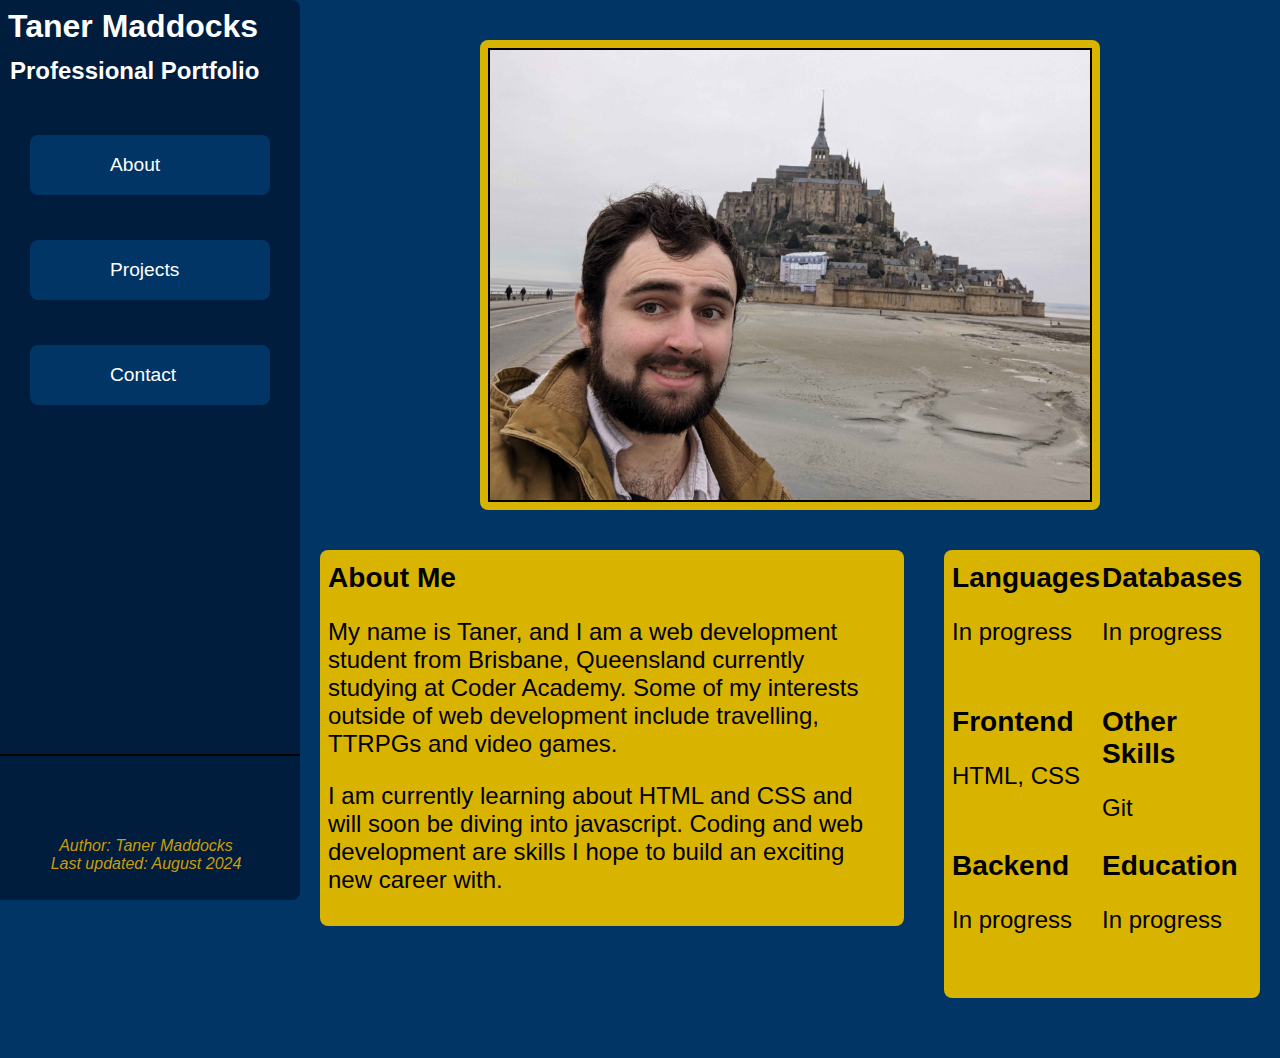
<file: index.html>
<!DOCTYPE html>
<html lang="en">
<head>
    <meta charset="UTF-8">
    <meta name="viewport" content="width=device-width, initial-scale=1.0">
    <title>Taner Maddocks | About</title>
    <!-- Local stylesheets -->
    <link rel="stylesheet" href="/styles/index.css">
    <link rel="stylesheet" href="/styles/about.css">
    <!-- External stylesheets -->
    <link rel="stylesheet" href="https://cdnjs.cloudflare.com/ajax/libs/font-awesome/6.6.0/css/all.min.css" integrity="sha512-Kc323vGBEqzTmouAECnVceyQqyqdsSiqLQISBL29aUW4U/M7pSPA/gEUZQqv1cwx4OnYxTxve5UMg5GT6L4JJg==" crossorigin="anonymous" referrerpolicy="no-referrer" />
    <!-- Tab icon -->
    <link rel="shortcut icon" href="/resources/tab-icon.svg" type="image/x-icon">
</head>
<body>
    <div class="page-container">
        <header>
            <section class="title-block">
                <!-- Title and subtitle, will remain constant on all pages -->
                <div class="title-text">
                    <h1>Taner Maddocks</h1>
                    <h3>Professional Portfolio</h3>
                </div>
            </section>
            <!-- Nav panel, links to other pages -->
            <nav>
                <!-- Icon that links to index.html, AKA home and about page -->
                <a href="#" class="about-link">
                    <div class="link-frame">
                        <div class="link-icon">
                            <i class="fa-solid fa-user"></i>
                        </div>
                    </div>
                    <label>About</label>
                </a>
                <!-- Icon that links to projects.html, the projects page -->
                <a href="/pages/projects.html" class="projects-link">
                    <div class="link-frame">
                        <div class="link-icon">
                            <i class="fa-solid fa-code"></i>
                        </div>
                    </div>
                    <label>Projects</label>
                </a>
                <!-- Icon that links to contact.html, the contact page -->
                <a href="/pages/contact.html" class="contact-link">
                    <div class="link-frame">
                        <div class="link-icon">
                            <i class="fa-solid fa-phone"></i>
                        </div>
                    </div>
                    <label>Contact</label>
                </a>
            </nav>
        </header>
        <main>
            <article class="about-img">
                <img src="/resources/about-img.jpg" alt="profile picture">
            </article>
            <section class="about-info">
                <article class="about-me">
                    <h3>About Me</h3>
                    <p>
                        My name is Taner, and I am a web development student from Brisbane, Queensland currently studying at Coder Academy.
                        Some of my interests outside of web development include travelling, TTRPGs and video games.
                    </p>
                    <p>
                        I am currently learning about HTML and CSS and will soon be diving into javascript.
                        Coding and web development are skills I hope to build an exciting new career with.
                    </p>
                </article>
                <article class="about-skills">
                    <div class="languages">
                        <h3>Languages</h3>
                        <p>In progress</p>
                    </div>
                    <div class="databases">
                        <h3>Databases</h3>
                        <p>In progress</p>
                    </div>
                    <div class="frontend">
                        <h3>Frontend</h3>
                        <p>HTML, CSS</p>
                    </div>
                    <div class="otherskills">
                        <h3>Other Skills</h3>
                        <p>Git</p>
                    </div>
                    <div class="backend">
                        <h3>Backend</h3>
                        <p>In progress</p>
                    </div>
                    <div class="education">
                        <h3>Education</h3>
                        <p>In progress</p>
                    </div>
                </article>
            </section>
        </main>
        <footer>
            <!-- All elements of footer remain consistent on all pages -->
            <div class="footer-links">
                <a href="https://linkedin.com/tanermaddocks" target="_blank">
                    <i class="fa-brands fa-linkedin-in"></i>
                </a>
                <a href="https://github.com/tanermaddocks" target="_blank">
                    <i class="fa-brands fa-github"></i>
                </a>
            </div>
            <div class="footer-info">
                <p>Author: Taner Maddocks</p>
                <p>Last updated: August 2024</p>
            </div>
        </footer>
    </div>
</body>
</html>
</file>
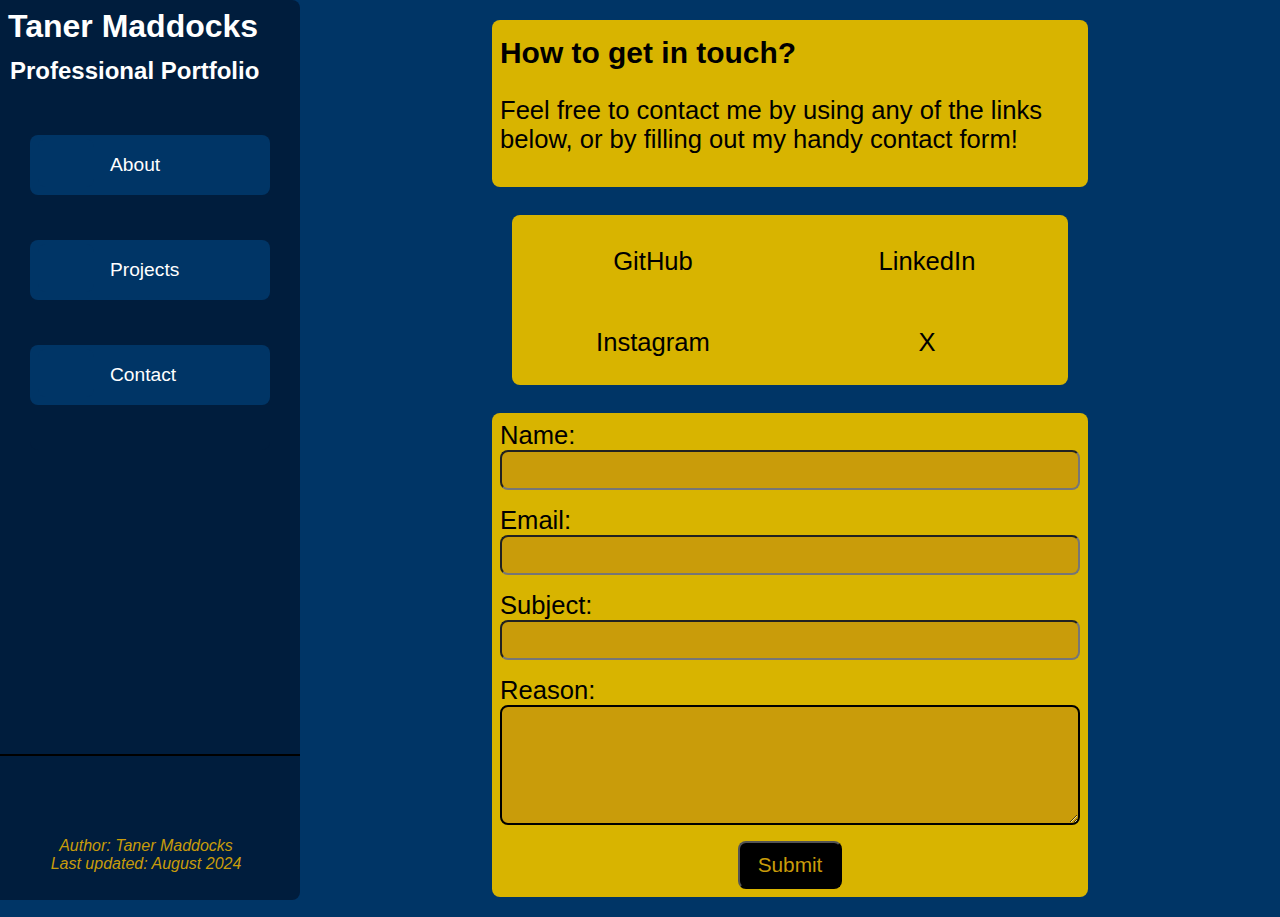
<file: pages/contact.html>
<!DOCTYPE html>
<html lang="en">
<head>
    <meta charset="UTF-8">
    <meta name="viewport" content="width=device-width, initial-scale=1.0">
    <title>Taner Maddocks | Contact</title>
    <!-- Local stylesheets -->
    <link rel="stylesheet" href="../styles/index.css">
    <link rel="stylesheet" href="../styles/contact.css">
    <!-- External stylesheets -->
    <link rel="stylesheet" href="https://cdnjs.cloudflare.com/ajax/libs/font-awesome/6.6.0/css/all.min.css" integrity="sha512-Kc323vGBEqzTmouAECnVceyQqyqdsSiqLQISBL29aUW4U/M7pSPA/gEUZQqv1cwx4OnYxTxve5UMg5GT6L4JJg==" crossorigin="anonymous" referrerpolicy="no-referrer" />
    <!-- Tab icon -->
    <link rel="shortcut icon" href="../resources/tab-icon.svg" type="image/x-icon">
</head>
<body>
    <div class="page-container">
        <header>
            <section class="title-block">
                <!-- Title and subtitle, will remain constant on all pages -->
                <div class="title-text">
                    <h1>Taner Maddocks</h1>
                    <h3>Professional Portfolio</h3>
                </div>
            </section>
            <!-- Nav panel, links to other pages -->
            <nav>
                <!-- Icon that links to index.html, AKA home and about page -->
                <a href="../index.html" class="about-link">
                    <div class="link-frame">
                        <div class="link-icon">
                            <i class="fa-solid fa-user"></i>
                        </div>
                    </div>
                    <label>About</label>
                </a>
                <!-- Icon that links to projects.html, the projects page -->
                <a href="projects.html" class="projects-link">
                    <div class="link-frame">
                        <div class="link-icon">
                            <i class="fa-solid fa-code"></i>
                        </div>
                    </div>
                    <label>Projects</label>
                </a>
                <!-- Icon that links to contact.html, the contact page -->
                <a href="#" class="contact-link">
                    <div class="link-frame">
                        <div class="link-icon">
                            <i class="fa-solid fa-phone"></i>
                        </div>
                    </div>
                    <label>Contact</label>
                </a>
            </nav>
        </header>
        <main>
            <div class="link-block">
                <article class="get-touch">
                    <h3>How to get in touch?</h3>
                    <p>Feel free to contact me by using any of the links below, or by filling out my handy contact form!</p>
                </article>
                <article class="con-link">
                    <a href="https://github.com/tanermaddocks/" target="_blank">
                        <i class="fa-brands fa-github"></i>
                        <label>GitHub</label>
                    </a>
                    <a href="https://linkedin.com/tanermaddocks/" target="_blank">
                        <i class="fa-brands fa-linkedin-in"></i>
                        <label>LinkedIn</label>
                    </a>
                    <a href="https://instagram.com/madd_tan/" target="_blank">
                        <i class="fa-brands fa-instagram"></i>
                        <label>Instagram</label>
                    </a>
                    <a href="https://x.com/tanermaddocks/" target="_blank">
                        <i class="fa-brands fa-x-twitter"></i>
                        <label>X</label>
                    </a>
                </article>
            </div>
            <div class="form-block">
                <article class="con-form">
                    <form>
                        <div class="form-q name-form">
                            <label for="name">Name:</label>
                            <input type="text" name="user-name" id="name">
                        </div>
                        <div class="form-q email-form">
                            <label for="email">Email:</label>
                            <input type="email" name="user-email" id="email">
                        </div>
                        <div class="form-q subject-form">
                            <label for="subject">Subject:</label>
                            <input type="text" name="user-subject" id="subject">
                        </div>
                        <div class="form-q reason-form">
                            <label for="reason">Reason:</label>
                            <textarea id="reason" rows="6"></textarea>
                        </div>
                        <input type="submit" value="Submit" id="sub-btn">
                    </form>
                </article>
            </div>
        </main>
        <footer>
            <!-- All elements of footer remain consistent on all pages -->
            <div class="footer-links">
                <a href="https://linkedin.com/tanermaddocks" target="_blank">
                    <i class="fa-brands fa-linkedin-in"></i>
                </a>
                <a href="https://github.com/tanermaddocks" target="_blank">
                    <i class="fa-brands fa-github"></i>
                </a>
            </div>
            <div class="footer-info">
                <p>Author: Taner Maddocks</p>
                <p>Last updated: August 2024</p>
            </div>
        </footer>
    </div>
</body>
</html>
</file>
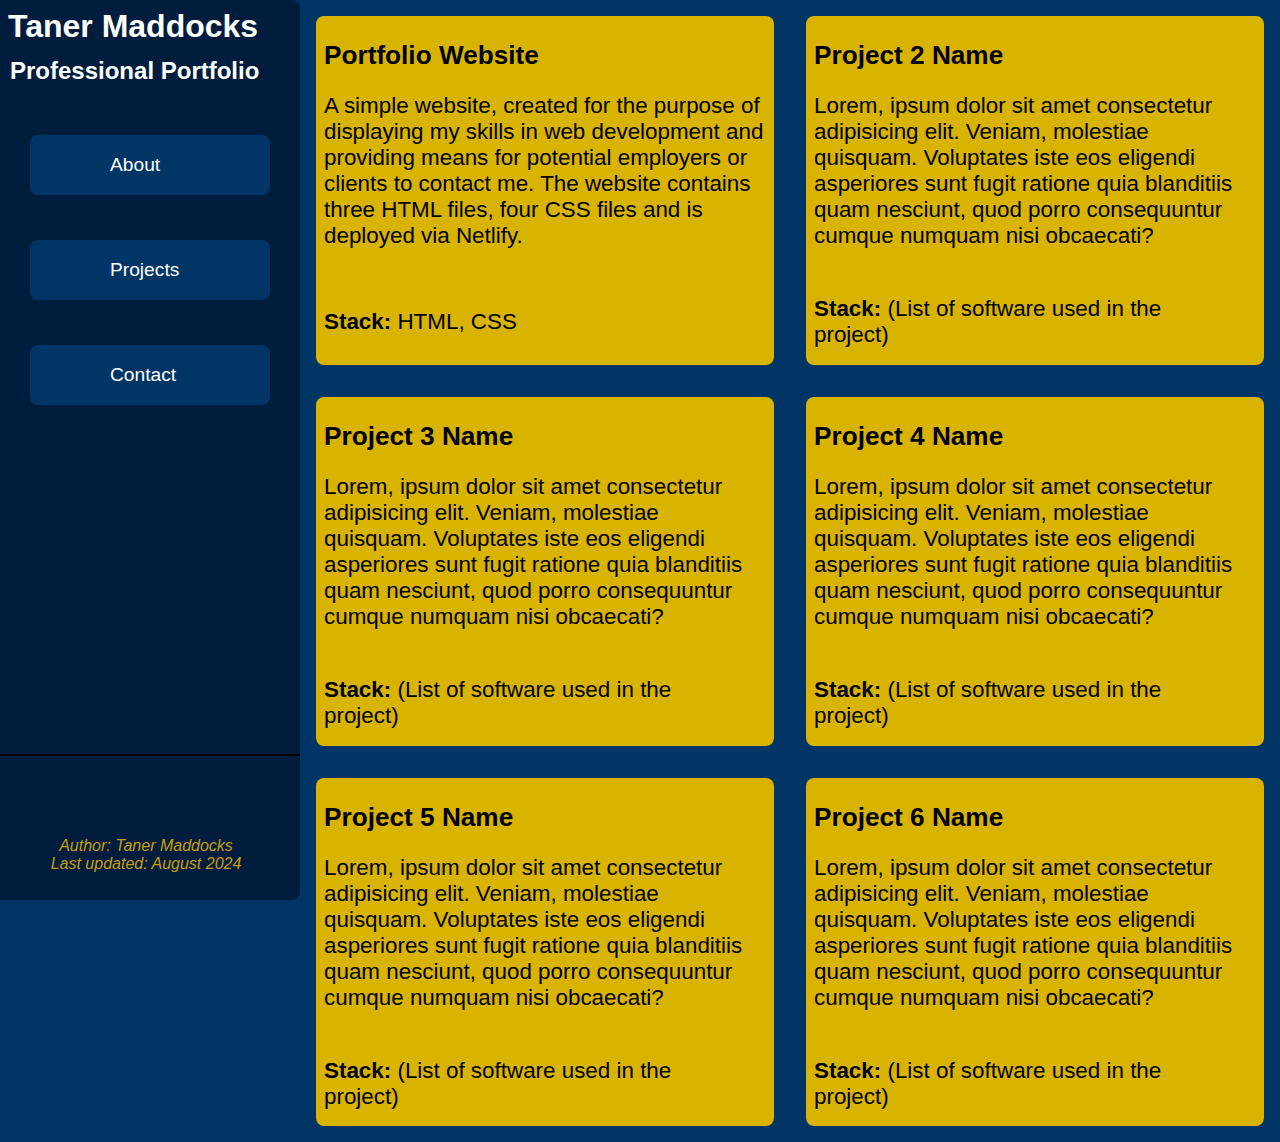
<file: pages/projects.html>
<!DOCTYPE html>
<html lang="en">
<head>
    <meta charset="UTF-8">
    <meta name="viewport" content="width=device-width, initial-scale=1.0">
    <title>Taner Maddocks | Projects</title>
    <!-- Local stylesheets -->
    <link rel="stylesheet" href="../styles/index.css">
    <link rel="stylesheet" href="../styles/projects.css">
    <!-- External stylesheets -->
    <link rel="stylesheet" href="https://cdnjs.cloudflare.com/ajax/libs/font-awesome/6.6.0/css/all.min.css" integrity="sha512-Kc323vGBEqzTmouAECnVceyQqyqdsSiqLQISBL29aUW4U/M7pSPA/gEUZQqv1cwx4OnYxTxve5UMg5GT6L4JJg==" crossorigin="anonymous" referrerpolicy="no-referrer" />
    <!-- Tab icon -->
    <link rel="shortcut icon" href="../resources/tab-icon.svg" type="image/x-icon">
</head>
<body>
    <div class="page-container">
        <header>
            <section class="title-block">
                <!-- Title and subtitle, will remain constant on all pages -->
                <div class="title-text">
                    <h1>Taner Maddocks</h1>
                    <h3>Professional Portfolio</h3>
                </div>
            </section>
            <!-- Nav panel, links to other pages -->
            <nav>
                <!-- Icon that links to index.html, AKA home and about page -->
                <a href="../index.html" class="about-link">
                    <div class="link-frame">
                        <div class="link-icon">
                            <i class="fa-solid fa-user"></i>
                        </div>
                    </div>
                    <label>About</label>
                </a>
                <!-- Icon that links to projects.html, the projects page -->
                <a href="#" class="projects-link">
                    <div class="link-frame">
                        <div class="link-icon">
                            <i class="fa-solid fa-code"></i>
                        </div>
                    </div>
                    <label>Projects</label>
                </a>
                <!-- Icon that links to contact.html, the contact page -->
                <a href="contact.html" class="contact-link">
                    <div class="link-frame">
                        <div class="link-icon">
                            <i class="fa-solid fa-phone"></i>
                        </div>
                    </div>
                    <label>Contact</label>
                </a>
            </nav>
        </header>
        <main>
            <div class="project-cards">
                <article class="project-card-1">
                    <div class="card-top">
                        <a class="project-heading" href="" target="_blank">
                            <h3>Portfolio Website</h3>
                        </a>
                        <p class="proj-desc">
                            A simple website, created for the purpose of displaying my skills in web development and providing means for potential employers or clients to contact me. 
                            The website contains three HTML files, four CSS files and is deployed via Netlify. 
                        </p>
                    </div>
                    <div class="card-bottom">
                        <p class="proj-stck">
                            <span id="stack-bold">Stack:</span>
                            <span>HTML, CSS</span>
                        </p>
                        <a class="git-link" href="https://github.com/tanermaddocks" target="_blank">
                            <i class="fa-brands fa-github"></i>
                        </a>
                    </div>
                </article>
                <article class="project-card-2">
                    <div class="card-top">
                        <a class="project-heading" href="" target="_blank">
                            <h3>Project 2 Name</h3>
                        </a>
                        <p class="proj-desc">
                            Lorem, ipsum dolor sit amet consectetur adipisicing elit. Veniam, molestiae quisquam. Voluptates iste eos eligendi asperiores sunt fugit ratione quia blanditiis quam nesciunt, quod porro consequuntur cumque numquam nisi obcaecati?
                        </p>
                    </div>
                    <div class="card-bottom">
                        <p class="proj-stck">
                            <span id="stack-bold">Stack:</span>
                            <span>(List of software used in the project)</span>
                        </p>
                        <a class="git-link" href="https://github.com/tanermaddocks" target="_blank">
                            <i class="fa-brands fa-github"></i>
                        </a>
                    </div>
                </article>
                <article class="project-card-3">
                    <div class="card-top">
                        <a class="project-heading" href="" target="_blank">
                            <h3>Project 3 Name</h3>
                        </a>
                        <p class="proj-desc">
                            Lorem, ipsum dolor sit amet consectetur adipisicing elit. Veniam, molestiae quisquam. Voluptates iste eos eligendi asperiores sunt fugit ratione quia blanditiis quam nesciunt, quod porro consequuntur cumque numquam nisi obcaecati?
                        </p>
                    </div>
                    <div class="card-bottom">
                        <p class="proj-stck">
                            <span id="stack-bold">Stack:</span>
                            <span>(List of software used in the project)</span>
                        </p>
                        <a class="git-link" href="https://github.com/tanermaddocks" target="_blank">
                            <i class="fa-brands fa-github"></i>
                        </a>
                    </div>
                </article>
                <article class="project-card-4">
                    <div class="card-top">
                        <a class="project-heading" href="" target="_blank">
                            <h3>Project 4 Name</h3>
                        </a>
                        <p class="proj-desc">
                            Lorem, ipsum dolor sit amet consectetur adipisicing elit. Veniam, molestiae quisquam. Voluptates iste eos eligendi asperiores sunt fugit ratione quia blanditiis quam nesciunt, quod porro consequuntur cumque numquam nisi obcaecati?
                        </p>
                    </div>
                    <div class="card-bottom">
                        <p class="proj-stck">
                            <span id="stack-bold">Stack:</span>
                            <span>(List of software used in the project)</span>
                        </p>
                        <a class="git-link" href="https://github.com/tanermaddocks" target="_blank">
                            <i class="fa-brands fa-github"></i>
                        </a>
                    </div>
                </article>
                <article class="project-card-5">
                    <div class="card-top">
                        <a class="project-heading" href="" target="_blank">
                            <h3>Project 5 Name</h3>
                        </a>
                        <p class="proj-desc">
                            Lorem, ipsum dolor sit amet consectetur adipisicing elit. Veniam, molestiae quisquam. Voluptates iste eos eligendi asperiores sunt fugit ratione quia blanditiis quam nesciunt, quod porro consequuntur cumque numquam nisi obcaecati?
                        </p>
                    </div>
                    <div class="card-bottom">
                        <p class="proj-stck">
                            <span id="stack-bold">Stack:</span>
                            <span>(List of software used in the project)</span>
                        </p>
                        <a class="git-link" href="https://github.com/tanermaddocks" target="_blank">
                            <i class="fa-brands fa-github"></i>
                        </a>
                    </div>
                </article>
                <article class="project-card-6">
                    <div class="card-top">
                        <a class="project-heading" href="" target="_blank">
                            <h3>Project 6 Name</h3>
                        </a>
                        <p class="proj-desc">
                            Lorem, ipsum dolor sit amet consectetur adipisicing elit. Veniam, molestiae quisquam. Voluptates iste eos eligendi asperiores sunt fugit ratione quia blanditiis quam nesciunt, quod porro consequuntur cumque numquam nisi obcaecati?
                        </p>
                    </div>
                    <div class="card-bottom">
                        <p class="proj-stck">
                            <span id="stack-bold">Stack:</span>
                            <span>(List of software used in the project)</span>
                        </p>
                        <a class="git-link" href="https://github.com/tanermaddocks" target="_blank">
                            <i class="fa-brands fa-github"></i>
                        </a>
                    </div>
                </article>
            </div>
        </main>
        <footer>
            <!-- All elements of footer remain consistent on all pages -->
            <div class="footer-links">
                <a href="https://linkedin.com/tanermaddocks" target="_blank">
                    <i class="fa-brands fa-linkedin-in"></i>
                </a>
                <a href="https://github.com/tanermaddocks" target="_blank">
                    <i class="fa-brands fa-github"></i>
                </a>
            </div>
            <div class="footer-info">
                <p>Author: Taner Maddocks</p>
                <p>Last updated: August 2024</p>
            </div>
        </footer>
    </div>
</body>
</html>
</file>
<file: styles/index.css>
/* Index.css stylesheet will determine the appearance of the Header, Nav and Footer sections */
/* It will also contain any global variables */
:root {
    --primary-background: #003566;
    --secondary-background: #001D3D;
    --primary-color: #d8b400;
    --secondary-color: #c99c0a;
    --tertiary-color: #0068c8;
    --primary-font: #000000;
    --secondary-font: #FFFFFF;
    --base-radius: 8px;
    font-size: 16px;
    font-family: Arial, Helvetica, sans-serif;
}
body {
    margin: 0;
    background-color: var(--primary-background);
}
.page-container {
    min-height: 100vh;
    position: relative;
    top: 0;
    left: 0;
}
header {
    background-color: var(--secondary-background);
    display: flex;
    flex-direction: column;
    width: 100vw;
    position: fixed;
    top: 0;
    left: 0;
    border-bottom-left-radius: var(--base-radius);
    border-bottom-right-radius: var(--base-radius);
}
.title-block {
    color: var(--secondary-font);
    height: 90px;
}
.title-text {
    margin-left: 8px;
    margin-bottom: 4px;
    min-width: 251.38px;
}
.title-text h1 {
    font-size: 2rem;
    margin: 0;
    margin-bottom: 12px;
}
.title-text h3 {
    margin: 0;
    margin-left: 2px;
    font-size: 1.5rem;
}
nav {
    height: 110px;
    display: flex;
    justify-content: space-around;
    background-color: var(--secondary-background);
    border-bottom-left-radius: var(--base-radius);
    border-bottom-right-radius: var(--base-radius);
}
nav a {
    color: var(--secondary-font);
    width: 100px;
    display: flex;
    flex-direction: column;
    justify-content: center;
    align-content: center;
    text-align: center;
    text-decoration: none;
}
.link-frame {
    margin-bottom: 4px;
    height: 60%;
    width: 70%;
    border-radius: var(--base-radius);
    background-color: var(--primary-background);
    color: var(--secondary-color);
    display: flex;
    flex-direction: column;
    justify-content: center;
    align-items: center;
    margin-left: auto;
    margin-right: auto;
}
.link-frame i {
    font-size: 32px;
    margin: 8px;
}
main {
    padding-top: 200px;
    padding-bottom: 60px;
}
footer {
    height: 60px;
    background-color: var(--secondary-background);
    display: flex;
    justify-content: space-between;
    align-items: center;
    width: 100vw;
    position: absolute;
    bottom: 0;
    left: 0;
}
.footer-links {
    display: flex;
    font-size: 40px;
    margin-left: 8px;
    gap: 16px;
}
.footer-links a:link {
    color: var(--secondary-color);
}
.footer-links a:visited {
    color: var(--secondary-color);
}
.footer-links a:hover {
    color: var(--primary-color);
}
.footer-links a:active {
    color: var(--primary-color);
}
.footer-info {
    display: flex;
    flex-direction: column;
    text-align: end;
    padding-right: 8px;
    font-style: italic;
    color: var(--secondary-color);
}
.footer-info p {
    margin: 0;
}
/* Tablet screen size 576px to 992px */
@media only screen and (min-width:576px) {
    /* Header Changes */
    header {
        flex-direction: row;
        justify-content: space-between;
        align-items: center;
        height: 180px;
    }
    /* Nav Changes */
    nav {
        flex-direction: row;
        justify-content: space-around;
        width: 400px;
    }
    nav a {
        font-size: 1.2rem;
    }
    .link-frame i {
        font-size: 32px;
    }
    /* Main Changes */
    main {
        padding-top: 180px;
        padding-bottom: 80px;
    }
    /* Footer Changes */
    footer {
        height: 80px;
    }
    .footer-links {
        font-size: 48px;
        padding-left: 16px;
    }
}
/* Desktop screen size 992px and up */
@media only screen and (min-width:992px) {
    /* Header Changes */
    header {
        flex-direction: column;
        justify-content: flex-start;
        align-items: flex-start;
        height: 84vh;
        width: 300px;
        border-radius: 0;
        border-top-right-radius: var(--base-radius);
    }
    .title-text {
        margin-top: 8px;
    }
    /* Nav Changes */
    nav {
        flex-direction: column;
        justify-content: space-evenly;
        align-items: center;
        width: 80%;
        height: 40vh;
        margin-left: 10%;
    }
    nav a {
        flex-direction: row;
        width: 100%;
        height: 60px;
        background-color: var(--primary-background);
        border-radius: var(--base-radius);
        justify-content: flex-start;
        align-items: center;
        transition: scale 0.5s;
    }
    nav a:hover {
        scale: 1.1;
        background-color: var(--tertiary-color);
        .link-frame {
            background-color: var(--tertiary-color);
        }
        
    }
    nav a:active {
        scale: 1.1;
        background-color: var(--tertiary-color);
        .link-frame {
            background-color: var(--tertiary-color);
        }
    }
    .link-frame {
        width: 56px;
        height: 48px;
        margin-left: 8px;
    }
    nav a label {
        width: 160px;
        text-align: start;
        padding-left: 8px;
    }
    /* Main Changes */
    main {
        padding-top: 0;
        padding-left: 300px;
        padding-bottom: 0;
        min-height: 100vh;
    }
    /* Footer Changes */
    footer {
        position: fixed;
        height: 16vh;
        width: 300px;
        flex-direction: column;
        justify-content: space-around;
        border-top: 2px solid black;
        border-bottom-right-radius: var(--base-radius);
    }
    .footer-info {
        margin: 0;
        width: 80%;
        align-items: center;
    }
    .footer-links {
        justify-content: space-between;
        margin: 0;
        width: 132px;
    }
}
</file>
<file: styles/about.css>
/* About.css determines the appearance of the main section of the About/Homepage */
main {
    display: flex;
    flex-direction: column;
    justify-content: center;
    align-items: center;
}
.about-img {
    background-color: var(--primary-color);
    display: flex;
    justify-content: center;
    align-items: center;
    width: fit-content;
    height: fit-content;
    padding: 8px;
    border-radius: var(--base-radius);
    margin: 20px;
}
.about-img img {
    width: 300px;
    border: 2px solid black;
}
.about-info {
    display: flex;
    flex-direction: column;
    justify-content: center;
    align-items: center;
    width: 100%;
}
.about-info article {
    min-width: 300px;
    background-color: var(--primary-color);
    margin: 20px;
    border-radius: var(--base-radius);
    padding: 8px;
    font-size: 1.2rem;
}
.about-info article h3 {
    margin-top: 4px;
    margin-bottom: 0;
}
.about-me p {
    margin-right: 8px;
}
.about-skills {
    width: fit-content;
    display: grid;
    grid-template-columns: 1fr 1fr;
    grid-template-rows: repeat(3, 1fr);
}
/* Tablet screen size up to 768px */
@media only screen and (min-width:576px) {
    .about-img {
        margin-top: 40px;
    }
    .about-img img{
        width: 500px;
    }
    .about-info article {
        font-size: 1.4rem;
        max-width: 100%;
    }
    .about-skills {
        max-width: 360px;
    }
}
/* Tablet screen size up to 992px */
@media only screen and (min-width:768px) {
    .about-info {
        flex-direction: row;
        align-items: flex-start;
        margin-bottom: 40px;
    }
}
/* Desktop screen size from 992px */
@media only screen and (min-width:992px) {
    .about-img img{
        width: 600px;
    }
    .about-info article {
        font-size: 1.5rem;
        max-width: 600px;
    }
}
</file>
<file: styles/contact.css>
main {
    display: flex;
    flex-direction: column;
    align-items: center;
}
article {
    background-color: var(--primary-color);
    border-radius: var(--base-radius);
    padding: 8px;
    margin: 20px;
    font-size: 1.2rem;
    max-width: 440px;
}
.get-touch h3 {
    margin: 0;
    margin-top: 8px;
}
.con-link {
    display: grid;
    grid-template-columns: 1fr 1fr;
    grid-template-rows: 1fr 1fr;
    margin: 28px;
    margin-bottom: 8px;
    gap: 24px;
    padding: 16px;
    max-width: 420px;
}
.con-link a {
    display: flex;
    flex-direction: column;
    justify-content: center;
    align-items: center;
    text-decoration: none;
    padding-top: 12px;
    padding-bottom: 12px;
}
.con-link a:link {
    color: var(--primary-font);
}
.con-link a:visited{
    color: var(--primary-font);
}
.con-link a:active{
    color: var(--primary-font);
}
.con-link a i {
    font-size: 48px;
    margin-bottom: 4px;
}
.form-block {
    width: 100%;
    display: flex;
    justify-content: center;
}
.con-form {
    width: 100%;
}
form {
    display: flex;
    flex-direction: column;
    gap: 16px;
}
.form-q {
    display: flex;
    flex-direction: column;
}
.form-q input {
    height: 28px;
    padding: 4px;
    font-size: 1rem;
    border-radius: var(--base-radius);
    background-color: var(--secondary-color);
}
.form-q textarea {
    font-size: 1rem;
    font-family: Arial, Helvetica, sans-serif;
    padding: 4px;
    border: 2px solid var(--primary-font);
    border-radius: var(--base-radius);
    background-color: var(--secondary-color);
}
.reason-form input {
    min-height: 28px;
    height: fit-content;
    resize: vertical;
}
#sub-btn {
    width: 88px;
    height: 40px;
    font-size: 1.1rem;
    border-radius: var(--base-radius);
    color: var(--secondary-color);
    background-color: var(--primary-font);
    margin-left: auto;
    margin-right: auto;
}
@media only screen and (min-width:576px) {
    article {
        font-size: 1.4rem;
        min-width: 0;
        max-width: 580px;
    }
    .con-link {
        max-width: 540px;
        margin-left: 40px;
        margin-right: 40px;
    }
    .con-link a i {
        font-size: 64px;
    }
    #sub-btn {
        width: 104px;
        height: 48px;
        font-size: 1.3rem;
    }
}
@keyframes wobble {
    0% {rotate: 0deg}
    25% {rotate: 8deg}
    50% {rotate: 0deg}
    75% {rotate: -8deg;}
    100% {rotate: 0deg;}
}
@media only screen and (min-width:992px) {
    article {
        font-size: 1.6rem;
    }
    .con-link a i {
        font-size: 76px;
        transition: scale 0.3s;
    }
    .con-link a i:hover {
        scale: 1.1;
        animation-name: wobble;
        animation-duration: 0.3s;
    }
}
</file>
<file: styles/projects.css>
main {
    display: flex;
    justify-content: center;
    align-items: center;
}
.project-cards {
    display: grid;
    grid-template-columns: 1fr;
    grid-template-rows: repeat(6, 1fr);
}
article {
    background-color: var(--primary-color);
    min-width: 320px;
    max-width: 360px;
    margin: 16px;
    border-radius: var(--base-radius);
    font-size: 1.2rem;
    display: flex;
    flex-direction: column;
    justify-content: space-between;
}
.card-top {
    margin: 8px;
}
.project-heading h3 {
    margin: 0;
    margin-top: 16px;
}
.card-bottom {
    display: flex;
    justify-content: space-between;
    align-items: center;
    margin: 8px;
}
.proj-stck {
    margin: 0;
}
#stack-bold {
    font-weight: bold;
}
main a {
    text-decoration: none;
}
main a:link {
    color: var(--primary-font);
}
main a:visited {
    color: var(--primary-font);
}
main a:active {
    color: var(--primary-font);
}
.card-bottom i {
    font-size: 48px;
    margin: 8px;
    margin-left: 8px;
}

@media only screen and (min-width:576px) {
    article {
        max-width: 440px;
        font-size: 1.4rem;
    }
    .card-bottom i {
        font-size: 56px;
    }
}

@media only screen and (min-width:768px) {
    .project-cards {
        grid-template-columns: 1fr 1fr;
        grid-template-rows: 1fr 1fr 1fr;
    }
    article {
        max-width: 380px;
    }
}

@media only screen and (min-width:996px) {
    .project-cards {
        margin: 0;
    }
    article {
        max-width: 480px;
    }
    .card-bottom i {
        font-size: 60px;
        transition: scale 0.5s, rotate 0.8s;
    }
    .card-bottom i:hover {
        scale: 1.3;
        rotate: 360deg;
    }
}
</file>
